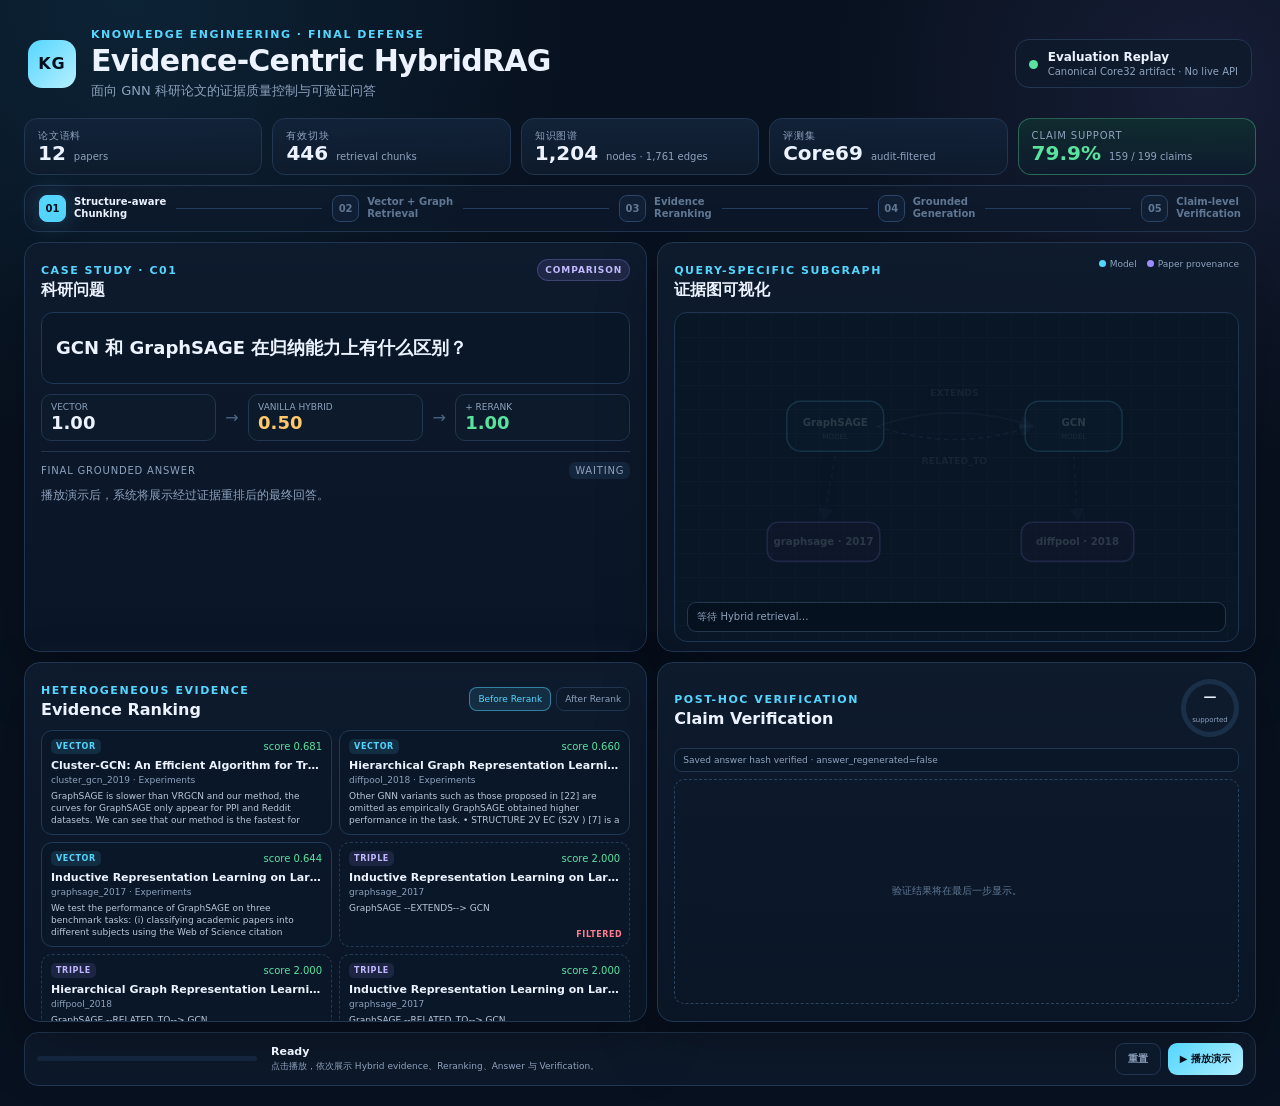
<file: frontend_demo/index.html>
<!doctype html>
<html lang="zh-CN">
<head>
  <meta charset="UTF-8">
  <meta name="viewport" content="width=device-width, initial-scale=1.0">
  <title>Evidence-Centric HybridRAG · Defense Demo</title>
  <link rel="stylesheet" href="styles.css">
</head>
<body>
  <main class="stage" id="stage">
    <header class="topbar">
      <div class="brand">
        <div class="mark">KG</div>
        <div>
          <div class="eyebrow">Knowledge Engineering · Final Defense</div>
          <h1>Evidence-Centric HybridRAG</h1>
          <p>面向 GNN 科研论文的证据质量控制与可验证问答</p>
        </div>
      </div>
      <div class="replay-badge">
        <span class="pulse-dot"></span>
        <div>
          <strong>Evaluation Replay</strong>
          <span>Canonical Core32 artifact · No live API</span>
        </div>
      </div>
    </header>

    <section class="metrics" aria-label="project metrics">
      <div class="metric"><span>论文语料</span><strong id="mPapers">12</strong><small>papers</small></div>
      <div class="metric"><span>有效切块</span><strong id="mChunks">446</strong><small>retrieval chunks</small></div>
      <div class="metric"><span>知识图谱</span><strong id="mGraph">1,204</strong><small>nodes · 1,761 edges</small></div>
      <div class="metric"><span>评测集</span><strong>Core69</strong><small>audit-filtered</small></div>
      <div class="metric accent"><span>Claim Support</span><strong id="mSupport">79.9%</strong><small>159 / 199 claims</small></div>
    </section>

    <section class="pipeline" aria-label="pipeline">
      <div class="pipe-step active" data-step="1"><b>01</b><span>Structure-aware<br>Chunking</span></div>
      <div class="pipe-line"></div>
      <div class="pipe-step" data-step="2"><b>02</b><span>Vector + Graph<br>Retrieval</span></div>
      <div class="pipe-line"></div>
      <div class="pipe-step" data-step="3"><b>03</b><span>Evidence<br>Reranking</span></div>
      <div class="pipe-line"></div>
      <div class="pipe-step" data-step="4"><b>04</b><span>Grounded<br>Generation</span></div>
      <div class="pipe-line"></div>
      <div class="pipe-step" data-step="5"><b>05</b><span>Claim-level<br>Verification</span></div>
    </section>

    <section class="workspace">
      <article class="panel query-panel">
        <div class="panel-head">
          <div>
            <span class="kicker">CASE STUDY · <span id="caseQid">C01</span></span>
            <h2>科研问题</h2>
          </div>
          <span class="tag comparison">COMPARISON</span>
        </div>
        <div class="query-box" id="queryBox"></div>

        <div class="score-strip" id="scoreStrip">
          <div>
            <span>Vector</span>
            <strong id="scoreVector">—</strong>
          </div>
          <div class="arrow">→</div>
          <div class="warn">
            <span>Vanilla Hybrid</span>
            <strong id="scoreHybrid">—</strong>
          </div>
          <div class="arrow">→</div>
          <div class="good">
            <span>+ Rerank</span>
            <strong id="scoreRerank">—</strong>
          </div>
        </div>

        <div class="answer-shell">
          <div class="answer-head">
            <span>Final grounded answer</span>
            <span class="answer-state" id="answerState">WAITING</span>
          </div>
          <div class="answer muted" id="answer">
            播放演示后，系统将展示经过证据重排后的最终回答。
          </div>
        </div>
      </article>

      <article class="panel graph-panel">
        <div class="panel-head">
          <div>
            <span class="kicker">QUERY-SPECIFIC SUBGRAPH</span>
            <h2>证据图可视化</h2>
          </div>
          <div class="legend">
            <span><i class="dot model"></i>Model</span>
            <span><i class="dot paper"></i>Paper provenance</span>
          </div>
        </div>

        <div class="graph-canvas">
          <svg id="graphSvg" viewBox="0 0 720 360" role="img" aria-label="query evidence graph">
            <defs>
              <marker id="arrowHead" markerWidth="9" markerHeight="9" refX="8" refY="4.5" orient="auto">
                <path d="M0,0 L9,4.5 L0,9 z" class="arrow-head"></path>
              </marker>
            </defs>
            <g id="graphEdges"></g>
            <g id="graphNodes"></g>
          </svg>
          <div class="graph-caption" id="graphCaption">
            Hybrid retrieval 返回的 Graph triples 将在这里形成当前问题的局部证据图。
          </div>
        </div>
      </article>

      <article class="panel evidence-panel">
        <div class="panel-head compact">
          <div>
            <span class="kicker">HETEROGENEOUS EVIDENCE</span>
            <h2>Evidence Ranking</h2>
          </div>
          <div class="toggle-view">
            <button id="beforeBtn" class="mini active" type="button">Before Rerank</button>
            <button id="afterBtn" class="mini" type="button">After Rerank</button>
          </div>
        </div>
        <div class="evidence-list" id="evidenceList"></div>
      </article>

      <article class="panel verify-panel">
        <div class="panel-head compact">
          <div>
            <span class="kicker">POST-HOC VERIFICATION</span>
            <h2>Claim Verification</h2>
          </div>
          <div class="support-ring" id="supportRing">
            <strong id="caseSupport">—</strong>
            <span>supported</span>
          </div>
        </div>
        <div class="verify-summary" id="verifySummary">
          Saved answer hash verified · answer_regenerated=false
        </div>
        <div class="claim-list" id="claimList">
          <div class="empty-state">验证结果将在最后一步显示。</div>
        </div>
      </article>
    </section>

    <footer class="demo-controls">
      <div class="progress-track"><span id="progressBar"></span></div>
      <div class="control-copy">
        <strong id="stepTitle">Ready</strong>
        <span id="stepDesc">点击播放，依次展示 Hybrid evidence、Reranking、Answer 与 Verification。</span>
      </div>
      <div class="control-actions">
        <button id="resetBtn" class="ghost" type="button">重置</button>
        <button id="playBtn" class="primary" type="button">▶ 播放演示</button>
      </div>
    </footer>
  </main>

  <script src="demo_data.js"></script>
  <script src="app.js"></script>
</body>
</html>
</file>
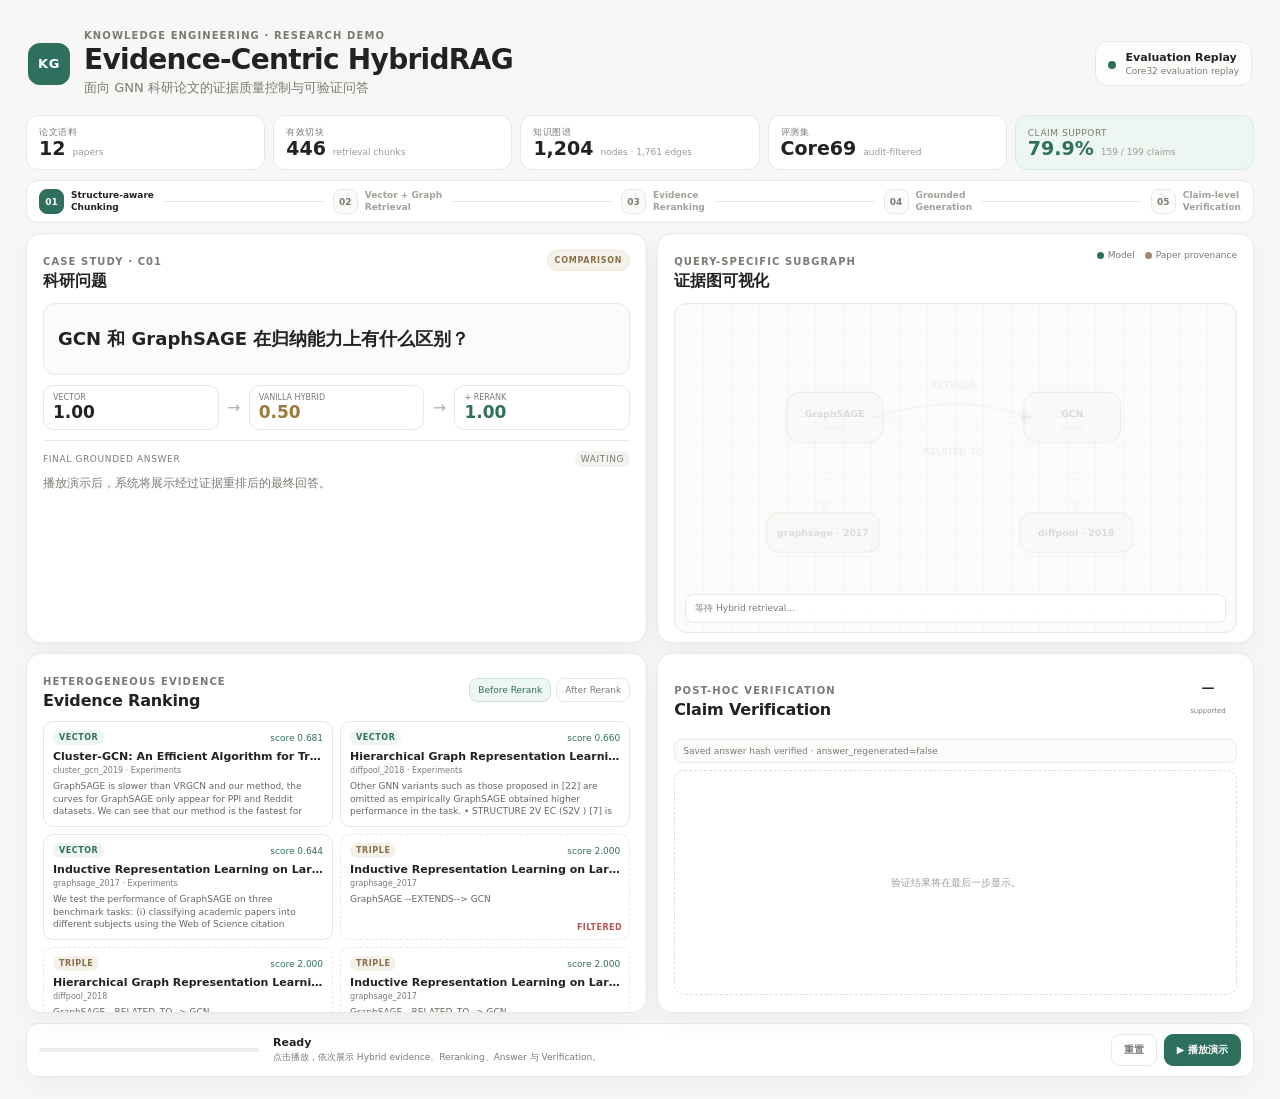
<file: frontend_demo_clean/index.html>
<!doctype html>
<html lang="zh-CN">
<head>
  <meta charset="UTF-8">
  <meta name="viewport" content="width=device-width, initial-scale=1.0">
  <title>Evidence-Centric HybridRAG · Defense Demo</title>
  <link rel="stylesheet" href="styles.css">
</head>
<body>
  <main class="stage" id="stage">
    <header class="topbar">
      <div class="brand">
        <div class="mark">KG</div>
        <div>
          <div class="eyebrow">Knowledge Engineering · Research Demo</div>
          <h1>Evidence-Centric HybridRAG</h1>
          <p>面向 GNN 科研论文的证据质量控制与可验证问答</p>
        </div>
      </div>
      <div class="replay-badge">
        <span class="pulse-dot"></span>
        <div>
          <strong>Evaluation Replay</strong>
          <span>Core32 evaluation replay</span>
        </div>
      </div>
    </header>

    <section class="metrics" aria-label="project metrics">
      <div class="metric"><span>论文语料</span><strong id="mPapers">12</strong><small>papers</small></div>
      <div class="metric"><span>有效切块</span><strong id="mChunks">446</strong><small>retrieval chunks</small></div>
      <div class="metric"><span>知识图谱</span><strong id="mGraph">1,204</strong><small>nodes · 1,761 edges</small></div>
      <div class="metric"><span>评测集</span><strong>Core69</strong><small>audit-filtered</small></div>
      <div class="metric accent"><span>Claim Support</span><strong id="mSupport">79.9%</strong><small>159 / 199 claims</small></div>
    </section>

    <section class="pipeline" aria-label="pipeline">
      <div class="pipe-step active" data-step="1"><b>01</b><span>Structure-aware<br>Chunking</span></div>
      <div class="pipe-line"></div>
      <div class="pipe-step" data-step="2"><b>02</b><span>Vector + Graph<br>Retrieval</span></div>
      <div class="pipe-line"></div>
      <div class="pipe-step" data-step="3"><b>03</b><span>Evidence<br>Reranking</span></div>
      <div class="pipe-line"></div>
      <div class="pipe-step" data-step="4"><b>04</b><span>Grounded<br>Generation</span></div>
      <div class="pipe-line"></div>
      <div class="pipe-step" data-step="5"><b>05</b><span>Claim-level<br>Verification</span></div>
    </section>

    <section class="workspace">
      <article class="panel query-panel">
        <div class="panel-head">
          <div>
            <span class="kicker">CASE STUDY · <span id="caseQid">C01</span></span>
            <h2>科研问题</h2>
          </div>
          <span class="tag comparison">COMPARISON</span>
        </div>
        <div class="query-box" id="queryBox"></div>

        <div class="score-strip" id="scoreStrip">
          <div>
            <span>Vector</span>
            <strong id="scoreVector">—</strong>
          </div>
          <div class="arrow">→</div>
          <div class="warn">
            <span>Vanilla Hybrid</span>
            <strong id="scoreHybrid">—</strong>
          </div>
          <div class="arrow">→</div>
          <div class="good">
            <span>+ Rerank</span>
            <strong id="scoreRerank">—</strong>
          </div>
        </div>

        <div class="answer-shell">
          <div class="answer-head">
            <span>Final grounded answer</span>
            <span class="answer-state" id="answerState">WAITING</span>
          </div>
          <div class="answer muted" id="answer">
            播放演示后，系统将展示经过证据重排后的最终回答。
          </div>
        </div>
      </article>

      <article class="panel graph-panel">
        <div class="panel-head">
          <div>
            <span class="kicker">QUERY-SPECIFIC SUBGRAPH</span>
            <h2>证据图可视化</h2>
          </div>
          <div class="legend">
            <span><i class="dot model"></i>Model</span>
            <span><i class="dot paper"></i>Paper provenance</span>
          </div>
        </div>

        <div class="graph-canvas">
          <svg id="graphSvg" viewBox="0 0 720 360" role="img" aria-label="query evidence graph">
            <defs>
              <marker id="arrowHead" markerWidth="9" markerHeight="9" refX="8" refY="4.5" orient="auto">
                <path d="M0,0 L9,4.5 L0,9 z" class="arrow-head"></path>
              </marker>
            </defs>
            <g id="graphEdges"></g>
            <g id="graphNodes"></g>
          </svg>
          <div class="graph-caption" id="graphCaption">
            Hybrid retrieval 返回的 Graph triples 将在这里形成当前问题的局部证据图。
          </div>
        </div>
      </article>

      <article class="panel evidence-panel">
        <div class="panel-head compact">
          <div>
            <span class="kicker">HETEROGENEOUS EVIDENCE</span>
            <h2>Evidence Ranking</h2>
          </div>
          <div class="toggle-view">
            <button id="beforeBtn" class="mini active" type="button">Before Rerank</button>
            <button id="afterBtn" class="mini" type="button">After Rerank</button>
          </div>
        </div>
        <div class="evidence-list" id="evidenceList"></div>
      </article>

      <article class="panel verify-panel">
        <div class="panel-head compact">
          <div>
            <span class="kicker">POST-HOC VERIFICATION</span>
            <h2>Claim Verification</h2>
          </div>
          <div class="support-ring" id="supportRing">
            <strong id="caseSupport">—</strong>
            <span>supported</span>
          </div>
        </div>
        <div class="verify-summary" id="verifySummary">
          Saved answer hash verified · answer_regenerated=false
        </div>
        <div class="claim-list" id="claimList">
          <div class="empty-state">验证结果将在最后一步显示。</div>
        </div>
      </article>
    </section>

    <footer class="demo-controls">
      <div class="progress-track"><span id="progressBar"></span></div>
      <div class="control-copy">
        <strong id="stepTitle">Ready</strong>
        <span id="stepDesc">点击播放，依次展示 Hybrid evidence、Reranking、Answer 与 Verification。</span>
      </div>
      <div class="control-actions">
        <button id="resetBtn" class="ghost" type="button">重置</button>
        <button id="playBtn" class="primary" type="button">▶ 播放演示</button>
      </div>
    </footer>
  </main>

  <script src="demo_data.js"></script>
  <script src="app.js"></script>
</body>
</html>
</file>
<file: frontend_demo/styles.css>
:root{
  --bg:#08111f;
  --panel:#0e1b2d;
  --panel-2:#12233a;
  --line:#213651;
  --text:#ecf3ff;
  --muted:#8ea2bd;
  --cyan:#55d6ff;
  --cyan-2:#2aa8d9;
  --violet:#9b8cff;
  --green:#59e39e;
  --amber:#ffc86a;
  --red:#ff7d8e;
  --paper:#9b8cff;
  --shadow:0 24px 60px rgba(0,0,0,.28);
}
*{box-sizing:border-box}
html,body{margin:0;min-height:100%;background:var(--bg);color:var(--text);font-family:Inter,ui-sans-serif,system-ui,-apple-system,"Segoe UI","PingFang SC","Microsoft YaHei",sans-serif}
body{padding:20px;background:
  radial-gradient(circle at 10% 0%,rgba(42,168,217,.12),transparent 28%),
  radial-gradient(circle at 94% 8%,rgba(155,140,255,.10),transparent 24%),
  var(--bg)}
button{font:inherit}
.stage{width:min(1500px,calc(100% - 8px));margin:0 auto}
.topbar{display:flex;align-items:center;justify-content:space-between;gap:24px;padding:8px 4px 18px}
.brand{display:flex;align-items:center;gap:15px}
.mark{width:48px;height:48px;border-radius:14px;display:grid;place-items:center;font-weight:900;letter-spacing:.06em;color:#06101d;background:linear-gradient(135deg,var(--cyan),#b6efff)}
.eyebrow,.kicker{font-size:11px;letter-spacing:.14em;text-transform:uppercase;color:var(--cyan);font-weight:800}
h1{font-size:30px;line-height:1.05;margin:4px 0 5px;letter-spacing:-.025em}
.topbar p{margin:0;color:var(--muted);font-size:13px}
.replay-badge{display:flex;align-items:center;gap:10px;padding:10px 13px;border:1px solid var(--line);background:rgba(14,27,45,.82);border-radius:14px}
.replay-badge strong{font-size:12px;display:block}
.replay-badge span{font-size:10px;color:var(--muted);display:block;margin-top:2px}
.pulse-dot{width:9px;height:9px;border-radius:50%;background:var(--green);box-shadow:0 0 0 0 rgba(89,227,158,.45);animation:pulse 1.8s infinite}
@keyframes pulse{70%{box-shadow:0 0 0 9px rgba(89,227,158,0)}100%{box-shadow:0 0 0 0 rgba(89,227,158,0)}}

.metrics{display:grid;grid-template-columns:repeat(5,1fr);gap:10px;margin-bottom:10px}
.metric{min-width:0;background:linear-gradient(180deg,rgba(18,35,58,.9),rgba(14,27,45,.9));border:1px solid var(--line);border-radius:13px;padding:10px 13px;display:grid;grid-template-columns:auto 1fr;column-gap:8px;align-items:end}
.metric span{grid-column:1/-1;color:var(--muted);font-size:10px;text-transform:uppercase;letter-spacing:.08em}
.metric strong{font-size:20px;line-height:1.05}
.metric small{font-size:10px;color:var(--muted);padding-bottom:2px}
.metric.accent{border-color:rgba(89,227,158,.35);background:linear-gradient(180deg,rgba(16,49,48,.8),rgba(14,27,45,.94))}
.metric.accent strong{color:var(--green)}

.pipeline{display:flex;align-items:center;background:rgba(14,27,45,.72);border:1px solid var(--line);border-radius:14px;padding:9px 14px;margin-bottom:10px}
.pipe-step{display:flex;align-items:center;gap:8px;color:#607894;transition:.4s ease}
.pipe-step b{width:27px;height:27px;border-radius:8px;display:grid;place-items:center;font-size:10px;border:1px solid #2b4668;background:#101f34}
.pipe-step span{font-size:10px;font-weight:700;line-height:1.25}
.pipe-step.active{color:var(--text)}
.pipe-step.active b{background:var(--cyan);color:#06101d;border-color:var(--cyan);box-shadow:0 0 24px rgba(85,214,255,.25)}
.pipe-step.done b{background:rgba(89,227,158,.14);border-color:rgba(89,227,158,.45);color:var(--green)}
.pipe-line{height:1px;background:#233d5e;flex:1;margin:0 10px;position:relative;overflow:hidden}
.pipe-line::after{content:"";position:absolute;inset:0;transform:scaleX(0);transform-origin:left;background:linear-gradient(90deg,var(--cyan),var(--green));transition:transform .45s ease}
.pipe-line.done::after{transform:scaleX(1)}

.workspace{display:grid;grid-template-columns:1.02fr .98fr;grid-template-rows:410px 360px;gap:10px}
.panel{min-width:0;overflow:hidden;background:linear-gradient(180deg,rgba(14,27,45,.98),rgba(10,22,38,.98));border:1px solid var(--line);border-radius:16px;box-shadow:var(--shadow)}
.query-panel,.graph-panel,.evidence-panel,.verify-panel{padding:16px}
.panel-head{display:flex;align-items:flex-start;justify-content:space-between;gap:12px;margin-bottom:11px}
.panel-head.compact{align-items:center}
.panel h2{font-size:16px;margin:2px 0 0}
.tag{font-size:9px;letter-spacing:.1em;font-weight:900;border-radius:99px;padding:5px 7px;background:rgba(155,140,255,.12);color:#c2b9ff;border:1px solid rgba(155,140,255,.25)}
.query-box{font-size:18px;font-weight:750;line-height:1.42;padding:12px 14px;border-radius:12px;background:#0a1728;border:1px solid #1f3857;min-height:72px;display:flex;align-items:center}
.score-strip{display:grid;grid-template-columns:1fr 26px 1fr 26px 1fr;align-items:center;gap:3px;margin:10px 0}
.score-strip>div:not(.arrow){border:1px solid var(--line);border-radius:10px;padding:7px 9px;background:#0c1a2b}
.score-strip span{display:block;font-size:9px;color:var(--muted);text-transform:uppercase}
.score-strip strong{font-size:18px}
.score-strip .arrow{text-align:center;color:#496684}
.score-strip .warn strong{color:var(--amber)}
.score-strip .good strong{color:var(--green)}
.answer-shell{border-top:1px solid var(--line);padding-top:10px}
.answer-head{display:flex;justify-content:space-between;align-items:center;font-size:10px;text-transform:uppercase;letter-spacing:.08em;color:var(--muted);margin-bottom:7px}
.answer-state{padding:3px 6px;border-radius:6px;background:#13263d}
.answer-state.ready{color:var(--green);background:rgba(89,227,158,.10)}
.answer{font-size:12px;line-height:1.5;height:176px;overflow:hidden;position:relative;white-space:normal}
.answer.muted{color:var(--muted)}
.answer p{margin:0 0 7px}
.answer ul{margin:4px 0;padding-left:18px}
.answer li{margin:3px 0}
.answer strong{color:#fff}
.answer::after{content:"";position:absolute;left:0;right:0;bottom:0;height:28px;background:linear-gradient(transparent,#0b1829)}
.answer.ready::after{display:none}

.legend{display:flex;gap:10px;color:var(--muted);font-size:9px}
.legend span{display:flex;align-items:center;gap:4px}
.dot{width:7px;height:7px;border-radius:50%;display:inline-block}
.dot.model{background:var(--cyan)}
.dot.paper{background:var(--paper)}
.graph-canvas{height:330px;border-radius:13px;border:1px solid #1d3451;background:
  linear-gradient(rgba(44,74,109,.08) 1px,transparent 1px),
  linear-gradient(90deg,rgba(44,74,109,.08) 1px,transparent 1px),
  #091625;background-size:24px 24px;position:relative;overflow:hidden}
#graphSvg{width:100%;height:292px;display:block}
.arrow-head{fill:#52779e}
.graph-edge{fill:none;stroke:#52779e;stroke-width:2;marker-end:url(#arrowHead);opacity:.9}
.graph-edge.secondary{stroke:#8f7fe8;stroke-dasharray:6 5}
.edge-label{fill:#9eb5d0;font-size:12px;font-weight:800;text-anchor:middle;paint-order:stroke;stroke:#091625;stroke-width:5px;stroke-linejoin:round}
.node-circle{stroke-width:2}
.node-circle.model{fill:#0d2d40;stroke:var(--cyan)}
.node-circle.paper{fill:#241f43;stroke:var(--paper)}
.node-label{fill:#eef6ff;font-size:13px;font-weight:800;text-anchor:middle}
.node-sub{fill:#8ea2bd;font-size:9px;text-anchor:middle}
.graph-caption{position:absolute;left:12px;right:12px;bottom:9px;font-size:10px;color:var(--muted);padding:7px 9px;border-radius:9px;background:rgba(7,17,31,.82);border:1px solid rgba(42,64,91,.8)}

.toggle-view{display:flex;gap:5px}
.mini{border:1px solid var(--line);background:#0c1a2b;color:var(--muted);border-radius:8px;padding:6px 8px;font-size:9px;cursor:pointer}
.mini.active{border-color:rgba(85,214,255,.5);background:rgba(85,214,255,.10);color:var(--cyan)}
.evidence-list{display:grid;grid-template-columns:repeat(2,minmax(0,1fr));gap:7px;max-height:295px;overflow:hidden}
.evidence-card{min-width:0;border:1px solid #203956;border-radius:11px;padding:8px 9px;background:#0a1728;transition:.35s ease;position:relative}
.evidence-card.filtered{opacity:.36;transform:scale(.985);border-style:dashed}
.ev-top{display:flex;align-items:center;justify-content:space-between;gap:8px;margin-bottom:5px}
.source-badge{font-size:8px;font-weight:900;letter-spacing:.08em;border-radius:5px;padding:3px 5px}
.source-badge.vector{background:rgba(85,214,255,.12);color:var(--cyan)}
.source-badge.triple,.source-badge.path{background:rgba(155,140,255,.12);color:#c0b7ff}
.ev-score{font-size:10px;color:var(--green);font-variant-numeric:tabular-nums}
.ev-title{font-size:11px;font-weight:800;white-space:nowrap;overflow:hidden;text-overflow:ellipsis}
.ev-meta{font-size:9px;color:var(--muted);margin:3px 0 5px;white-space:nowrap;overflow:hidden;text-overflow:ellipsis}
.ev-text{font-size:9px;line-height:1.35;color:#b9c8db;height:36px;overflow:hidden}
.filtered-label{position:absolute;right:7px;bottom:7px;font-size:8px;color:var(--red);font-weight:900;letter-spacing:.07em}

.support-ring{width:58px;height:58px;border-radius:50%;display:grid;place-items:center;text-align:center;background:conic-gradient(var(--green) 0 0%,#1a3049 0 100%);position:relative}
.support-ring::after{content:"";position:absolute;inset:5px;background:#0d1b2d;border-radius:50%}
.support-ring strong,.support-ring span{position:relative;z-index:1}
.support-ring strong{font-size:13px;line-height:1}
.support-ring span{font-size:7px;color:var(--muted);margin-top:-11px}
.verify-summary{font-size:9px;color:var(--muted);background:#0a1728;border:1px solid var(--line);border-radius:8px;padding:6px 8px;margin-bottom:7px;white-space:nowrap;overflow:hidden;text-overflow:ellipsis}
.claim-list{display:grid;gap:6px;max-height:251px;overflow:hidden}
.claim{display:grid;grid-template-columns:24px 1fr auto;align-items:start;gap:7px;border:1px solid #203956;border-radius:9px;padding:7px 8px;background:#0a1728}
.claim-icon{width:20px;height:20px;border-radius:6px;display:grid;place-items:center;font-size:10px;font-weight:900}
.claim.supported .claim-icon{background:rgba(89,227,158,.12);color:var(--green)}
.claim.unsupported .claim-icon{background:rgba(255,125,142,.12);color:var(--red)}
.claim-text{font-size:9px;line-height:1.35;color:#c1cfe0}
.claim-ev{font-size:8px;color:var(--muted);padding-top:2px;white-space:nowrap}
.empty-state{height:225px;border:1px dashed #274563;border-radius:10px;display:grid;place-items:center;color:#607894;font-size:10px}

.demo-controls{display:grid;grid-template-columns:220px 1fr auto;align-items:center;gap:14px;margin-top:10px;padding:10px 12px;background:rgba(14,27,45,.92);border:1px solid var(--line);border-radius:14px}
.progress-track{height:5px;border-radius:99px;background:#13263d;overflow:hidden}
.progress-track span{display:block;width:0;height:100%;background:linear-gradient(90deg,var(--cyan),var(--green));transition:width .45s ease}
.control-copy strong{display:block;font-size:11px}
.control-copy span{display:block;font-size:9px;color:var(--muted);margin-top:2px}
.control-actions{display:flex;gap:7px}
.control-actions button{border-radius:9px;padding:8px 12px;font-size:10px;font-weight:800;cursor:pointer}
.ghost{color:var(--muted);background:#0b192a;border:1px solid var(--line)}
.primary{color:#05101c;background:linear-gradient(135deg,var(--cyan),#aeefff);border:0}
.primary:disabled{opacity:.55;cursor:not-allowed}

.flash{animation:flash .65s ease}
@keyframes flash{0%{box-shadow:0 0 0 0 rgba(85,214,255,.0)}40%{box-shadow:0 0 0 3px rgba(85,214,255,.22)}100%{box-shadow:0 0 0 0 rgba(85,214,255,0)}}
.fade-up{animation:fadeUp .45s ease both}
@keyframes fadeUp{from{opacity:0;transform:translateY(8px)}to{opacity:1;transform:none}}

@media (max-width:1100px){
  .metrics{grid-template-columns:repeat(3,1fr)}
  .workspace{grid-template-columns:1fr;grid-template-rows:auto}
  .query-panel,.graph-panel,.evidence-panel,.verify-panel{min-height:360px}
  .pipeline{overflow-x:auto}
}
</file>
<file: frontend_demo_clean/styles.css>
:root{
  --bg:#f7f7f5;
  --surface:#ffffff;
  --surface-soft:#fbfbfa;
  --border:#e8e8e4;
  --border-strong:#ddddda;
  --text:#222222;
  --muted:#7a7a74;
  --soft:#9a9a93;
  --accent:#2f6f5e;
  --accent-soft:#eef6f2;
  --accent-2:#8b6f47;
  --danger:#b45454;
  --warning:#9b7a38;
  --shadow:0 8px 28px rgba(0,0,0,.045);
}

*{box-sizing:border-box}

html,body{
  margin:0;
  min-height:100%;
  background:var(--bg);
  color:var(--text);
  font-family:Inter,ui-sans-serif,system-ui,-apple-system,BlinkMacSystemFont,"Segoe UI","PingFang SC","Microsoft YaHei",sans-serif;
}

body{padding:22px}

button{font:inherit}

.stage{
  width:min(1440px,calc(100% - 8px));
  margin:0 auto;
}

/* ---------- Header ---------- */
.topbar{
  display:flex;
  align-items:center;
  justify-content:space-between;
  gap:24px;
  padding:8px 2px 18px;
}

.brand{
  display:flex;
  align-items:center;
  gap:14px;
}

.mark{
  width:42px;
  height:42px;
  border-radius:12px;
  display:grid;
  place-items:center;
  font-weight:750;
  font-size:13px;
  letter-spacing:.04em;
  color:#fff;
  background:var(--accent);
}

.eyebrow,.kicker{
  font-size:10px;
  letter-spacing:.11em;
  text-transform:uppercase;
  color:var(--muted);
  font-weight:700;
}

h1{
  font-size:28px;
  line-height:1.08;
  margin:4px 0 4px;
  font-weight:650;
  letter-spacing:-.025em;
}

.topbar p{
  margin:0;
  color:var(--muted);
  font-size:13px;
}

.replay-badge{
  display:flex;
  align-items:center;
  gap:10px;
  padding:9px 12px;
  border:1px solid var(--border);
  background:rgba(255,255,255,.72);
  border-radius:12px;
}

.replay-badge strong{
  font-size:11px;
  font-weight:650;
  display:block;
}

.replay-badge span{
  font-size:9px;
  color:var(--muted);
  display:block;
  margin-top:2px;
}

.pulse-dot{
  width:8px;
  height:8px;
  border-radius:50%;
  background:var(--accent);
}

/* ---------- Metrics ---------- */
.metrics{
  display:grid;
  grid-template-columns:repeat(5,1fr);
  gap:8px;
  margin-bottom:10px;
}

.metric{
  min-width:0;
  background:var(--surface);
  border:1px solid var(--border);
  border-radius:12px;
  padding:10px 12px;
  display:grid;
  grid-template-columns:auto 1fr;
  column-gap:7px;
  align-items:end;
}

.metric span{
  grid-column:1/-1;
  color:var(--muted);
  font-size:9px;
  text-transform:uppercase;
  letter-spacing:.06em;
}

.metric strong{
  font-size:19px;
  line-height:1.05;
  font-weight:650;
}

.metric small{
  font-size:9px;
  color:var(--soft);
  padding-bottom:2px;
}

.metric.accent{
  background:var(--accent-soft);
  border-color:#dcebe5;
}

.metric.accent strong{color:var(--accent)}

/* ---------- Pipeline ---------- */
.pipeline{
  display:flex;
  align-items:center;
  background:var(--surface);
  border:1px solid var(--border);
  border-radius:12px;
  padding:8px 12px;
  margin-bottom:10px;
}

.pipe-step{
  display:flex;
  align-items:center;
  gap:7px;
  color:#a1a19a;
  transition:.3s ease;
}

.pipe-step b{
  width:25px;
  height:25px;
  border-radius:8px;
  display:grid;
  place-items:center;
  font-size:9px;
  border:1px solid var(--border);
  background:var(--surface-soft);
  color:var(--muted);
}

.pipe-step span{
  font-size:9px;
  font-weight:650;
  line-height:1.25;
}

.pipe-step.active{color:var(--text)}
.pipe-step.active b{
  background:var(--accent);
  color:#fff;
  border-color:var(--accent);
}

.pipe-step.done b{
  background:var(--accent-soft);
  color:var(--accent);
  border-color:#cfe2da;
}

.pipe-line{
  height:1px;
  background:var(--border);
  flex:1;
  margin:0 9px;
  position:relative;
  overflow:hidden;
}

.pipe-line::after{
  content:"";
  position:absolute;
  inset:0;
  transform:scaleX(0);
  transform-origin:left;
  background:var(--accent);
  transition:transform .35s ease;
}

.pipe-line.done::after{transform:scaleX(1)}

/* ---------- Main workspace ---------- */
.workspace{
  display:grid;
  grid-template-columns:1.02fr .98fr;
  grid-template-rows:410px 360px;
  gap:10px;
}

.panel{
  min-width:0;
  overflow:hidden;
  background:var(--surface);
  border:1px solid var(--border);
  border-radius:15px;
  box-shadow:var(--shadow);
}

.query-panel,.graph-panel,.evidence-panel,.verify-panel{padding:16px}

.panel-head{
  display:flex;
  align-items:flex-start;
  justify-content:space-between;
  gap:12px;
  margin-bottom:11px;
}

.panel-head.compact{align-items:center}

.panel h2{
  font-size:16px;
  margin:2px 0 0;
  font-weight:650;
  letter-spacing:-.01em;
}

.tag{
  font-size:8px;
  letter-spacing:.09em;
  font-weight:750;
  border-radius:999px;
  padding:5px 7px;
  background:#f5f2ec;
  color:var(--accent-2);
  border:1px solid #ebe2d4;
}

/* ---------- Question ---------- */
.query-box{
  font-size:18px;
  font-weight:650;
  line-height:1.42;
  padding:13px 14px;
  border-radius:12px;
  background:var(--surface-soft);
  border:1px solid var(--border);
  min-height:72px;
  display:flex;
  align-items:center;
}

.score-strip{
  display:grid;
  grid-template-columns:1fr 22px 1fr 22px 1fr;
  align-items:center;
  gap:4px;
  margin:10px 0;
}

.score-strip>div:not(.arrow){
  border:1px solid var(--border);
  border-radius:10px;
  padding:7px 9px;
  background:#fff;
}

.score-strip span{
  display:block;
  font-size:8px;
  color:var(--muted);
  text-transform:uppercase;
}

.score-strip strong{
  font-size:17px;
  font-weight:650;
}

.score-strip .arrow{
  text-align:center;
  color:#b5b5ae;
}

.score-strip .warn strong{color:var(--warning)}
.score-strip .good strong{color:var(--accent)}

.answer-shell{
  border-top:1px solid var(--border);
  padding-top:10px;
}

.answer-head{
  display:flex;
  justify-content:space-between;
  align-items:center;
  font-size:9px;
  text-transform:uppercase;
  letter-spacing:.07em;
  color:var(--muted);
  margin-bottom:7px;
}

.answer-state{
  padding:3px 6px;
  border-radius:999px;
  background:#f2f2ef;
}

.answer-state.ready{
  color:var(--accent);
  background:var(--accent-soft);
}

.answer{
  font-size:12px;
  line-height:1.58;
  height:176px;
  overflow:hidden;
  position:relative;
}

.answer.muted{color:var(--muted)}
.answer p{margin:0 0 7px}
.answer ul{margin:4px 0;padding-left:18px}
.answer li{margin:3px 0}
.answer strong{color:#111}

/* ---------- Graph ---------- */
.legend{
  display:flex;
  gap:10px;
  color:var(--muted);
  font-size:9px;
}

.legend span{
  display:flex;
  align-items:center;
  gap:4px;
}

.dot{
  width:7px;
  height:7px;
  border-radius:50%;
  display:inline-block;
}

.dot.model{background:var(--accent)}
.dot.paper{background:#9b8a72}

.graph-canvas{
  height:330px;
  border-radius:12px;
  border:1px solid var(--border);
  background:
    linear-gradient(rgba(0,0,0,.018) 1px,transparent 1px),
    linear-gradient(90deg,rgba(0,0,0,.018) 1px,transparent 1px),
    #fbfbfa;
  background-size:28px 28px;
  position:relative;
  overflow:hidden;
}

#graphSvg{
  width:100%;
  height:292px;
  display:block;
}

.arrow-head{fill:#a1aaa6}

.graph-edge{
  fill:none;
  stroke:#9aa8a3;
  stroke-width:1.6;
  marker-end:url(#arrowHead);
  opacity:.9;
}

.graph-edge.secondary{
  stroke:#b2a895;
  stroke-dasharray:5 5;
}

.edge-label{
  fill:#737b78;
  font-size:11px;
  font-weight:650;
  text-anchor:middle;
  paint-order:stroke;
  stroke:#fbfbfa;
  stroke-width:4px;
  stroke-linejoin:round;
}

.node-circle{stroke-width:1.4}

.node-circle.model{
  fill:#eff7f3;
  stroke:#7bb19f;
}

.node-circle.paper{
  fill:#f7f3ed;
  stroke:#b8a98e;
}

.node-label{
  fill:#26302d;
  font-size:12px;
  font-weight:650;
  text-anchor:middle;
}

.node-sub{
  fill:#99998f;
  font-size:8px;
  text-anchor:middle;
}

.graph-caption{
  position:absolute;
  left:10px;
  right:10px;
  bottom:9px;
  font-size:9px;
  color:var(--muted);
  padding:7px 9px;
  border-radius:8px;
  background:rgba(255,255,255,.9);
  border:1px solid var(--border);
}

/* ---------- Evidence ---------- */
.toggle-view{
  display:flex;
  gap:5px;
}

.mini{
  border:1px solid var(--border);
  background:#fff;
  color:var(--muted);
  border-radius:8px;
  padding:6px 8px;
  font-size:9px;
  cursor:pointer;
}

.mini.active{
  border-color:#cfe0da;
  background:var(--accent-soft);
  color:var(--accent);
}

.evidence-list{
  display:grid;
  grid-template-columns:repeat(2,minmax(0,1fr));
  gap:7px;
  max-height:295px;
  overflow:hidden;
}

.evidence-card{
  min-width:0;
  border:1px solid var(--border);
  border-radius:10px;
  padding:8px 9px;
  background:#fff;
  transition:.25s ease;
  position:relative;
}

.evidence-card.filtered{
  opacity:.42;
  border-style:dashed;
}

.ev-top{
  display:flex;
  align-items:center;
  justify-content:space-between;
  gap:8px;
  margin-bottom:5px;
}

.source-badge{
  font-size:8px;
  font-weight:750;
  letter-spacing:.07em;
  border-radius:999px;
  padding:3px 6px;
}

.source-badge.vector{
  background:var(--accent-soft);
  color:var(--accent);
}

.source-badge.triple,.source-badge.path{
  background:#f4f1eb;
  color:var(--accent-2);
}

.ev-score{
  font-size:9px;
  color:var(--accent);
  font-variant-numeric:tabular-nums;
}

.ev-title{
  font-size:11px;
  font-weight:650;
  white-space:nowrap;
  overflow:hidden;
  text-overflow:ellipsis;
}

.ev-meta{
  font-size:8px;
  color:var(--muted);
  margin:3px 0 5px;
  white-space:nowrap;
  overflow:hidden;
  text-overflow:ellipsis;
}

.ev-text{
  font-size:9px;
  line-height:1.4;
  color:#666660;
  height:38px;
  overflow:hidden;
}

.filtered-label{
  position:absolute;
  right:7px;
  bottom:7px;
  font-size:8px;
  color:var(--danger);
  font-weight:750;
  letter-spacing:.06em;
}

/* ---------- Verification ---------- */
.support-ring{
  width:58px;
  height:58px;
  border-radius:50%;
  display:grid;
  place-items:center;
  text-align:center;
  background:conic-gradient(var(--accent) 0 0%,#ecece8 0 100%);
  position:relative;
}

.support-ring::after{
  content:"";
  position:absolute;
  inset:5px;
  background:#fff;
  border-radius:50%;
}

.support-ring strong,.support-ring span{
  position:relative;
  z-index:1;
}

.support-ring strong{
  font-size:13px;
  line-height:1;
}

.support-ring span{
  font-size:7px;
  color:var(--muted);
  margin-top:-11px;
}

.verify-summary{
  font-size:9px;
  color:var(--muted);
  background:var(--surface-soft);
  border:1px solid var(--border);
  border-radius:8px;
  padding:6px 8px;
  margin-bottom:7px;
  white-space:nowrap;
  overflow:hidden;
  text-overflow:ellipsis;
}

.claim-list{
  display:grid;
  gap:6px;
  max-height:251px;
  overflow:hidden;
}

.claim{
  display:grid;
  grid-template-columns:24px 1fr auto;
  align-items:start;
  gap:7px;
  border:1px solid var(--border);
  border-radius:9px;
  padding:7px 8px;
  background:#fff;
}

.claim-icon{
  width:20px;
  height:20px;
  border-radius:6px;
  display:grid;
  place-items:center;
  font-size:10px;
  font-weight:800;
}

.claim.supported .claim-icon{
  background:var(--accent-soft);
  color:var(--accent);
}

.claim.unsupported .claim-icon{
  background:#fbefef;
  color:var(--danger);
}

.claim-text{
  font-size:9px;
  line-height:1.4;
  color:#60605a;
}

.claim-ev{
  font-size:8px;
  color:var(--muted);
  padding-top:2px;
  white-space:nowrap;
}

.empty-state{
  height:225px;
  border:1px dashed var(--border-strong);
  border-radius:10px;
  display:grid;
  place-items:center;
  color:#a0a099;
  font-size:10px;
}

/* ---------- Controls ---------- */
.demo-controls{
  display:grid;
  grid-template-columns:220px 1fr auto;
  align-items:center;
  gap:14px;
  margin-top:10px;
  padding:10px 12px;
  background:var(--surface);
  border:1px solid var(--border);
  border-radius:12px;
  box-shadow:var(--shadow);
}

.progress-track{
  height:4px;
  border-radius:99px;
  background:#ecece8;
  overflow:hidden;
}

.progress-track span{
  display:block;
  width:0;
  height:100%;
  background:var(--accent);
  transition:width .35s ease;
}

.control-copy strong{
  display:block;
  font-size:11px;
  font-weight:650;
}

.control-copy span{
  display:block;
  font-size:9px;
  color:var(--muted);
  margin-top:2px;
}

.control-actions{
  display:flex;
  gap:7px;
}

.control-actions button{
  border-radius:9px;
  padding:8px 12px;
  font-size:10px;
  font-weight:650;
  cursor:pointer;
}

.ghost{
  color:var(--muted);
  background:#fff;
  border:1px solid var(--border);
}

.primary{
  color:#fff;
  background:var(--accent);
  border:1px solid var(--accent);
}

.primary:disabled{
  opacity:.55;
  cursor:not-allowed;
}

.flash{
  animation:flash .55s ease;
}

@keyframes flash{
  0%{box-shadow:0 0 0 0 rgba(47,111,94,0)}
  45%{box-shadow:0 0 0 3px rgba(47,111,94,.12)}
  100%{box-shadow:0 0 0 0 rgba(47,111,94,0)}
}

.fade-up{
  animation:fadeUp .35s ease both;
}

@keyframes fadeUp{
  from{opacity:0;transform:translateY(6px)}
  to{opacity:1;transform:none}
}

@media (max-width:1100px){
  .metrics{grid-template-columns:repeat(3,1fr)}
  .workspace{grid-template-columns:1fr;grid-template-rows:auto}
  .query-panel,.graph-panel,.evidence-panel,.verify-panel{min-height:360px}
  .pipeline{overflow-x:auto}
}
</file>
